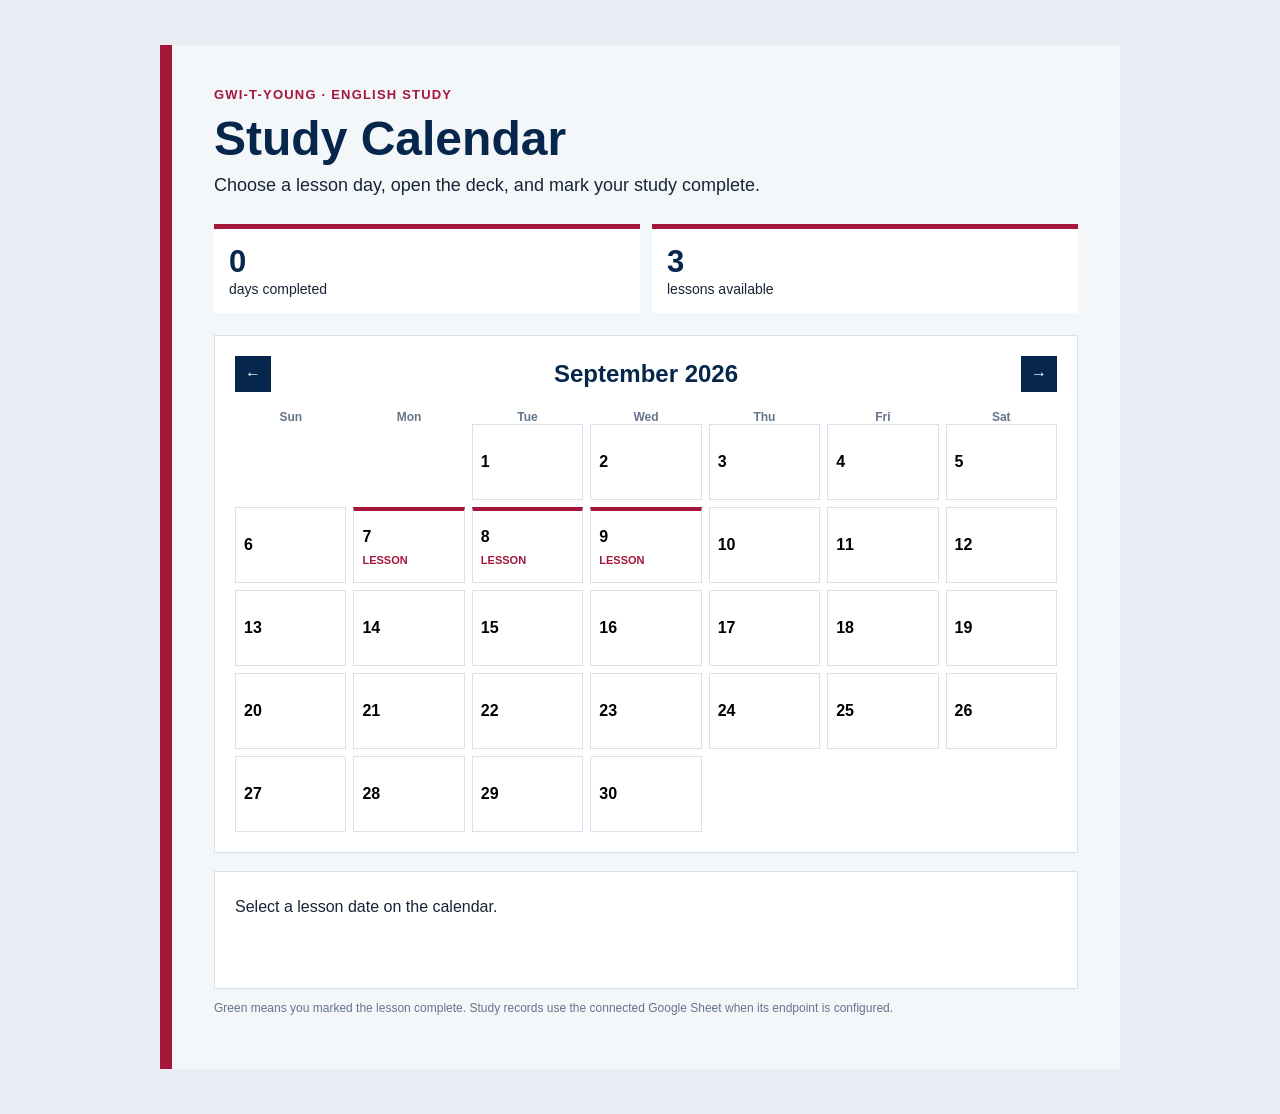
<file: site/index.html>
<!doctype html>
<html lang="en">
<head>
  <meta charset="utf-8">
  <meta name="viewport" content="width=device-width, initial-scale=1">
  <title>GWI-T-YOUNG Study Calendar</title>
  <link rel="stylesheet" href="styles.css">
</head>
<body>
  <main>
    <header>
      <p class="eyebrow">GWI-T-YOUNG · ENGLISH STUDY</p>
      <h1>Study Calendar</h1>
      <p class="intro">Choose a lesson day, open the deck, and mark your study complete.</p>
    </header>
    <section class="summary" aria-label="Monthly study summary">
      <div><strong id="doneCount">0</strong><span>days completed</span></div>
      <div><strong id="lessonCount">0</strong><span>lessons available</span></div>
    </section>
    <section class="calendar-panel">
      <div class="calendar-header"><button id="previous" aria-label="Previous month">←</button><h2 id="monthLabel"></h2><button id="next" aria-label="Next month">→</button></div>
      <div class="weekdays" aria-hidden="true"><span>Sun</span><span>Mon</span><span>Tue</span><span>Wed</span><span>Thu</span><span>Fri</span><span>Sat</span></div>
      <div class="calendar" id="calendar"></div>
    </section>
    <section class="lesson-panel" id="lessonPanel" aria-live="polite"><p>Select a lesson date on the calendar.</p></section>
    <p class="note">Green means you marked the lesson complete. Study records use the connected Google Sheet when its endpoint is configured.</p>
  </main>
  <script src="data/config.js"></script>
  <script src="data/lessons.js"></script>
  <script src="app.js"></script>
</body>
</html>
</file>
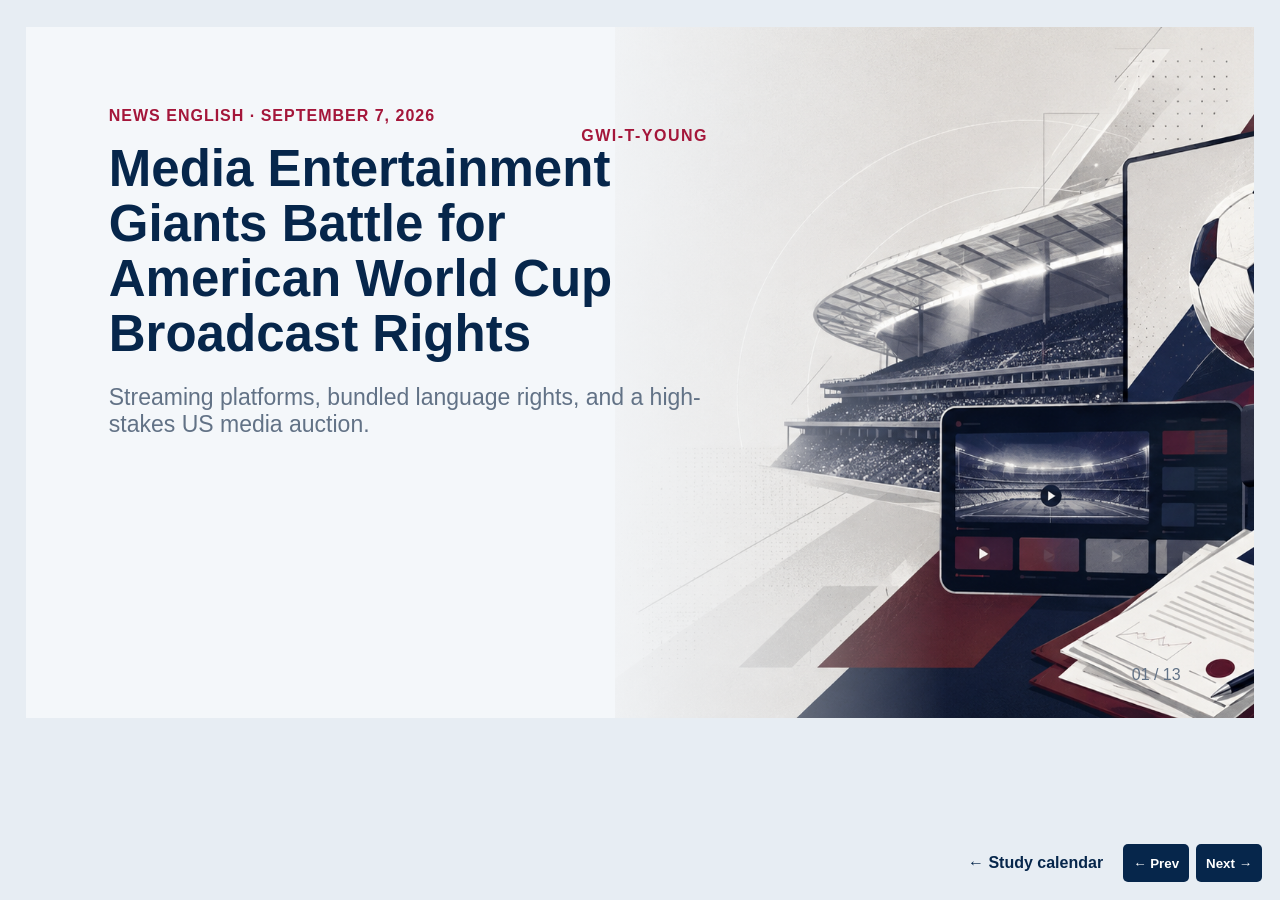
<file: site/lessons/2026-09-07/index.html>
<!doctype html><html lang="en"><head><meta charset="utf-8"><meta name="viewport" content="width=device-width,initial-scale=1"><title>World Cup Broadcast Rights</title><style>:root{--n:#06264b;--r:#a4163a;--p:#f4f7fa;--l:#d8e1eb;--m:#627286}*{box-sizing:border-box}body{margin:0;background:#e7edf3;font-family:Arial,sans-serif;color:#1b2938}.s{display:none;position:relative;width:min(96vw,1280px);aspect-ratio:16/9;margin:3vh auto;padding:5% 6.5%;background:var(--p);overflow:hidden}.s.on{display:block}.s:before{content:'';position:absolute;left:0;top:0;width:15px;height:100%;background:var(--r)}.brand{position:absolute;right:6%;top:6%;color:var(--r);font-weight:bold;letter-spacing:1.5px}.ey{color:var(--r);font-weight:bold;letter-spacing:1px}.t{color:var(--n);font-size:51px;line-height:1.08;margin:15px 0 22px;max-width:820px}.num{position:absolute;right:6%;bottom:5%;color:var(--m)}.cards{display:grid;gap:13px}.card{background:white;border:1px solid var(--l);border-left:7px solid var(--r);padding:16px 18px;font-size:21px;line-height:1.35}.card b{color:var(--n)}.split{display:grid;grid-template-columns:1.3fr .7fr;gap:32px}.pass{font:25px/1.45 Georgia,serif}.voc{background:white;border-top:6px solid var(--r);padding:18px}.voc h3{font-size:25px;color:var(--n);margin:0 0 8px}.voc dt{font-size:20px;font-weight:bold;margin-top:9px}.voc dd{margin:2px 0;font-size:17px}.v1{color:#b1183f;font-weight:bold}.v2{color:#176a75;font-weight:bold}.v3{color:#8a5312;font-weight:bold}.v4{color:#5b3b96;font-weight:bold}.listen{display:flex;gap:12px;align-items:center;background:white;border-left:6px solid var(--r);padding:9px 13px;color:var(--n);font-weight:bold}.listen audio{height:32px;flex:1}.gl{display:grid;grid-template-columns:1fr 1fr;gap:25px}.metric{background:white;border-top:5px solid var(--r);padding:15px}.metric b{display:block;font-size:32px;color:var(--n)}.metric span{font-size:16px}.art{width:52%;height:100%;position:absolute;right:0;top:0;object-fit:cover}.shade{position:absolute;inset:0;background:linear-gradient(90deg,var(--p) 0 43%,transparent 75%)}.copy{position:relative;z-index:1;max-width:60%}.info{width:100%;height:260px;background:white;border:1px solid var(--l)}.full{display:grid;grid-template-columns:repeat(3,1fr);gap:12px}.full article{background:white;border-top:5px solid var(--r);padding:12px;font:14px/1.38 Georgia,serif}.full h3{font:700 17px Arial;color:var(--n);margin:0 0 6px}.ctl{position:fixed;right:18px;bottom:18px;display:flex;gap:7px}.ctl button{background:var(--n);color:white;border:0;border-radius:5px;padding:10px;font-weight:bold}@media print{.s,.s.on{display:block;width:100%;height:100vh;aspect-ratio:auto;margin:0;page-break-after:always}.ctl{display:none}}</style></head><body>
<section class="s on"><img class="art" src="title-world-cup-rights.png"><div class="shade"></div><div class="copy"><div class="brand">GWI-T-YOUNG</div><p class="ey">NEWS ENGLISH · SEPTEMBER 7, 2026</p><h1 class="t">Media Entertainment Giants Battle for American World Cup Broadcast Rights</h1><p style="font-size:23px;color:var(--m)">Streaming platforms, bundled language rights, and a high-stakes US media auction.</p></div><div class="num">01 / 13</div></section>
<section class="s"><div class="brand">GWI-T-YOUNG</div><p class="ey">WARM-UP</p><h2 class="t">Discussion Questions</h2><div class="cards"><div class="card"><b>1.</b> Would you rather watch the World Cup on television or a streaming platform?</div><div class="card"><b>2.</b> Why would a media company spend billions on sports rights?</div><div class="card"><b>3.</b> Should English and Spanish broadcasts be sold together?</div></div><div class="num">02 / 13</div></section>
<section class="s"><div class="brand">GWI-T-YOUNG</div><p class="ey">OVERVIEW</p><h2 class="t">Why These Rights Matter</h2><div class="cards"><div class="card"><b>Competition:</b> Netflix, Disney, and YouTube are reported interested in challenging Fox.</div><div class="card"><b>Packaging:</b> FIFA is reported likely to combine English and Spanish US rights.</div><div class="card"><b>Value:</b> Executives are reportedly budgeting $1.5–2.0bn per tournament.</div></div><div class="num">03 / 13</div></section>
<section class="s"><div class="brand">GWI-T-YOUNG</div><p class="ey">PART 1 · READ</p><div class="listen">Listen from 1 second before Part 1 <span style="font-size:13px;color:#627286">Audio is available in the local study edition.</span></div><div class="split"><p class="pass">Several <span class="v1">premier</span> entertainment giants are actively preparing to <span class="v2">challenge</span> Fox for upcoming World Cup broadcasting rights in the American market. Major media enterprises like Netflix, Disney, and YouTube are showing immense interest in <span class="v3">securing</span> the next two tournaments. Preliminary discussions will officially <span class="v4">kick off</span> shortly, and the total value of these packages could comfortably top two billion dollars.</p><aside class="voc"><h3>Vocabulary</h3><dl><dt class="v1">premier</dt><dd>leading or most important</dd><dt class="v2">challenge</dt><dd>to compete against</dd><dt class="v3">secure</dt><dd>to obtain successfully</dd><dt class="v4">kick off</dt><dd>to begin</dd></dl></aside></div><div class="num">04 / 13</div></section>
<section class="s"><div class="brand">GWI-T-YOUNG</div><p class="ey">PART 1 · AT A GLANCE</p><h2 class="t">A New Group of Bidders</h2><div class="gl"><svg class="info" viewBox="0 0 500 260"><circle cx="105" cy="125" r="55" fill="#e9e3f5"/><text x="105" y="130" text-anchor="middle" fill="#06264b" font-size="19" font-weight="700">STREAMERS</text><path d="M170 125h130" stroke="#a4163a" stroke-width="7"/><path d="M285 108l24 17-24 17" fill="none" stroke="#a4163a" stroke-width="7"/><rect x="325" y="70" width="125" height="110" rx="12" fill="#e6f3ef"/><text x="387" y="116" text-anchor="middle" fill="#06264b" font-size="19" font-weight="700">US WORLD</text><text x="387" y="143" text-anchor="middle" fill="#06264b" font-size="19" font-weight="700">CUP RIGHTS</text></svg><div><div class="metric"><b>$1.5–2.0bn</b><span>reported budget range per tournament</span></div><div class="card" style="margin-top:12px;font-size:18px">The reported contenders include Netflix, Disney, and YouTube. No winner has been announced.</div></div></div><div class="num">05 / 13</div></section>
<section class="s"><div class="brand">GWI-T-YOUNG</div><p class="ey">PART 2 · READ</p><div class="listen">Listen from 1 second before Part 2 <span style="font-size:13px;color:#627286">Audio is available in the local study edition.</span></div><div class="split"><p class="pass">Football's governing body FIFA currently intends to <span class="v1">combine</span> the English and Spanish language rights into one single package. This strategic <span class="v2">consolidation</span> primarily aims to eliminate existing distribution tensions while heavily driving up <span class="v3">bids</span> from competing digital platforms. Consequently, traditional network rivals will likely <span class="v4">back out</span> of the intense competition due to these sky-rocketing acquisition costs.</p><aside class="voc"><h3>Vocabulary</h3><dl><dt class="v1">combine</dt><dd>to join together</dd><dt class="v2">consolidation</dt><dd>the act of making something one</dd><dt class="v3">bid</dt><dd>an offer to pay for something</dd><dt class="v4">back out</dt><dd>to decide not to participate</dd></dl></aside></div><div class="num">06 / 13</div></section>
<section class="s"><div class="brand">GWI-T-YOUNG</div><p class="ey">PART 2 · AT A GLANCE</p><h2 class="t">One Package, More Pressure</h2><div class="gl"><svg class="info" viewBox="0 0 500 260"><rect x="45" y="75" width="150" height="65" rx="10" fill="#e9e3f5"/><text x="120" y="115" text-anchor="middle" fill="#06264b" font-size="19" font-weight="700">ENGLISH</text><rect x="45" y="155" width="150" height="65" rx="10" fill="#fff0d7"/><text x="120" y="195" text-anchor="middle" fill="#06264b" font-size="19" font-weight="700">SPANISH</text><path d="M210 147h92" stroke="#a4163a" stroke-width="7"/><path d="M287 130l23 17-23 17" fill="none" stroke="#a4163a" stroke-width="7"/><rect x="325" y="103" width="135" height="88" rx="12" fill="#e6f3ef"/><text x="392" y="140" text-anchor="middle" fill="#06264b" font-size="18" font-weight="700">COMBINED</text><text x="392" y="165" text-anchor="middle" fill="#06264b" font-size="18" font-weight="700">PACKAGE</text></svg><div class="card" style="font-size:19px"><b>Reported rationale:</b> a combined package could simplify distribution and raise the cost of competing for both language audiences.</div></div><div class="num">07 / 13</div></section>
<section class="s"><div class="brand">GWI-T-YOUNG</div><p class="ey">PART 3 · READ</p><div class="listen">Listen from 1 second before Part 3 <span style="font-size:13px;color:#627286">Audio is available in the local study edition.</span></div><div class="split"><p class="pass">Prominent streaming services particularly view these highly <span class="v1">coveted</span> World Cup matches as a fantastic way to permanently <span class="v2">lock-in</span> subscribers. Although future tournaments will completely leave American time zones, current record-breaking viewership figures give sellers substantial financial <span class="v3">leverage</span> during negotiations. Therefore, corporate executives are already budgeting massive amounts to successfully <span class="v4">capitalize on</span> the sport's burgeoning popularity.</p><aside class="voc"><h3>Vocabulary</h3><dl><dt class="v1">coveted</dt><dd>very much wanted</dd><dt class="v2">lock in</dt><dd>to keep committed</dd><dt class="v3">leverage</dt><dd>an advantage in a negotiation</dd><dt class="v4">capitalize on</dt><dd>to benefit from an opportunity</dd></dl></aside></div><div class="num">08 / 13</div></section>
<section class="s"><div class="brand">GWI-T-YOUNG</div><p class="ey">PART 3 · AT A GLANCE</p><h2 class="t">Live Sport Can Retain Subscribers</h2><div class="gl"><svg class="info" viewBox="0 0 500 260"><circle cx="100" cy="130" r="55" fill="#e6f3ef"/><text x="100" y="136" text-anchor="middle" fill="#06264b" font-size="17" font-weight="700">WORLD CUP</text><path d="M165 130h85" stroke="#a4163a" stroke-width="7"/><path d="M235 113l24 17-24 17" fill="none" stroke="#a4163a" stroke-width="7"/><circle cx="325" cy="130" r="55" fill="#e9e3f5"/><text x="325" y="136" text-anchor="middle" fill="#06264b" font-size="17" font-weight="700">VIEWERS</text><path d="M390 130h42" stroke="#a4163a" stroke-width="7"/><circle cx="458" cy="130" r="34" fill="#fff0d7"/><text x="458" y="136" text-anchor="middle" fill="#06264b" font-size="13" font-weight="700">SUBS</text></svg><div class="card" style="font-size:19px"><b>Key idea:</b> platforms value live events because viewers may subscribe and stay engaged. This is a business rationale, not a guarantee.</div></div><div class="num">09 / 13</div></section>
<section class="s"><div class="brand">GWI-T-YOUNG</div><p class="ey">REVIEW</p><h2 class="t">Key Takeaways</h2><div class="cards"><div class="card">Streaming companies are reportedly preparing to challenge established broadcasters.</div><div class="card">Bundling language rights could make the auction more expensive.</div><div class="card">The reported $1.5–2.0bn figures are planning estimates, not completed deals.</div></div><div class="num">10 / 13</div></section>
<section class="s"><div class="brand">GWI-T-YOUNG</div><p class="ey">SPEAK & APPLY</p><h2 class="t">Use Today’s English</h2><div class="cards"><div class="card"><b>Summary:</b> Explain the bidding story using <em>bid</em>, <em>package</em>, and <em>leverage</em>.</div><div class="card"><b>Opinion:</b> Should a World Cup be exclusive to a streaming platform?</div><div class="card"><b>Personal connection:</b> Which live event would make you subscribe to a service?</div></div><div class="num">11 / 13</div></section>
<section class="s"><div class="brand">GWI-T-YOUNG</div><p class="ey">FULL LISTENING · READ TOGETHER</p><h2 class="t" style="font-size:42px">Listen to the Whole Lesson</h2><div class="listen">Broadcast title + Part 1–3 <span style="font-size:13px;color:#627286">Audio is available in the local study edition.</span></div><div class="full"><article><h3>Part 1</h3>Several premier entertainment giants are actively preparing to challenge Fox for upcoming World Cup broadcasting rights in the American market. Major media enterprises like Netflix, Disney, and YouTube are showing immense interest in securing the next two tournaments. Preliminary discussions will officially kick off shortly, and the total value of these packages could comfortably top two billion dollars.</article><article><h3>Part 2</h3>Football's governing body FIFA currently intends to combine the English and Spanish language rights into one single package. This strategic consolidation primarily aims to eliminate existing distribution tensions while heavily driving up bids from competing digital platforms. Consequently, traditional network rivals will likely back out of the intense competition due to these sky-rocketing acquisition costs.</article><article><h3>Part 3</h3>Prominent streaming services particularly view these highly coveted World Cup matches as a fantastic way to permanently lock-in subscribers. Although future tournaments will completely leave American time zones, current record-breaking viewership figures give sellers substantial financial leverage during negotiations. Therefore, corporate executives are already budgeting massive amounts to successfully capitalize on the sport's burgeoning popularity.</article></div><div class="num">12 / 13</div></section>
<section class="s"><div class="brand">GWI-T-YOUNG</div><p class="ey">SOURCES</p><h2 class="t">Evidence & Visual Sources</h2><div class="cards" style="font-size:15px"><div class="card">Lesson text: user-provided EBS MP3, independently transcribed.</div><div class="card"><a href="https://www.sportsmediawatch.com/2026/07/fifa-world-cup-media-rights-english-spanish-combined-package-2030-2034/">Sports Media Watch</a> — strong reporting match for package structure, bidders, and budget range.</div><div class="card"><a href="https://www.sportsbusinessjournal.com/Articles/2026/07/08/report-fifa-eyeing-combined-sale-of-world-cup-english-and-spanish-language-rights/">Sports Business Journal</a> — reported bidder interest and $1.5–2.0bn budget range.</div><div class="card"><a href="https://www.foxcorporation.com/news/corp-press-releases/2026/fox-sports-unveils-historic-fifa-world-cup-2026-broadcast-schedule/">FOX Corporation</a> — 2026 US English-language broadcast context.</div><div class="card">Title illustration created for this lesson; it does not depict a reported event.</div></div><div class="num">13 / 13</div><div style="margin-top:16px;padding:14px 16px;background:#e6f3ef;border-left:6px solid #20865f"><b>Finished today’s lesson?</b><br><button onclick="completeLesson('2026-09-07')" style="margin-top:8px;background:#20865f;color:white;border:0;padding:10px 13px;font-weight:bold;cursor:pointer">Mark lesson complete</button></div></section><div class="ctl"><a href="../../index.html" style="color:#06264b;font-weight:bold;text-decoration:none;padding:10px 13px">← Study calendar</a><button onclick="go(-1)">← Prev</button><button onclick="go(1)">Next →</button></div><script>const z=[...document.querySelectorAll('.s')];let i=0;function go(d){i=(i+d+z.length)%z.length;z.forEach((x,k)=>x.classList.toggle('on',k===i));scrollTo(0,0)}addEventListener('keydown',e=>{if(['ArrowRight',' ','PageDown'].includes(e.key)){e.preventDefault();go(1)}if(['ArrowLeft','PageUp'].includes(e.key)){e.preventDefault();go(-1)}})</script><script src="../lesson-finish.js"></script></body></html>
</file>
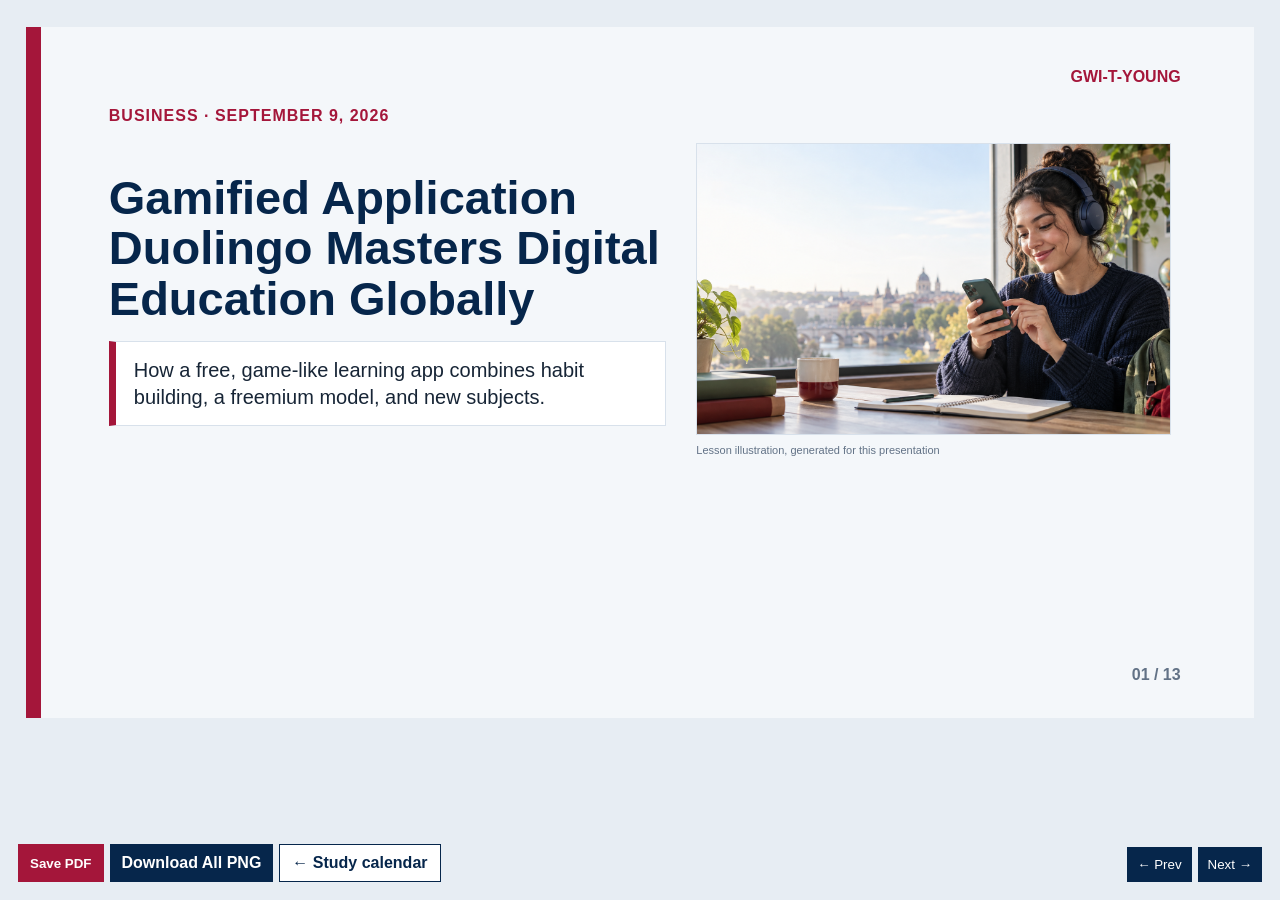
<file: site/lessons/2026-09-09/index.html>
<!doctype html><meta charset="utf-8"><meta name="viewport" content="width=device-width,initial-scale=1"><title>Duolingo Masters Digital Education</title><style>:root{--n:#06264b;--r:#a4163a;--p:#f4f7fa;--l:#d8e1eb;--mint:#e6f3ef;--gold:#fff0d7;--lav:#e9e3f5}*{box-sizing:border-box}body{margin:0;background:#e7edf3;font-family:Arial;color:#172536}.s{display:none;width:min(96vw,1280px);aspect-ratio:16/9;margin:3vh auto;padding:5% 6.5%;background:var(--p);position:relative;overflow:hidden}.s.on{display:block}.s:before{content:'';position:absolute;left:0;top:0;width:15px;height:100%;background:var(--r)}h1,h2{color:var(--n);font-size:49px;line-height:1.08;margin:15px 0}.ey{color:var(--r);font-weight:bold;letter-spacing:1px}.brand,.num{position:absolute;right:6%;color:var(--r);font-weight:bold}.brand{top:6%}.num{bottom:5%;color:#627286}.cards{display:grid;gap:13px}.card{background:white;border:1px solid var(--l);border-left:7px solid var(--r);padding:15px 18px;font-size:21px;line-height:1.34}.read{display:grid;grid-template-columns:1.3fr .7fr;gap:30px}.pass{font:25px/1.43 Georgia,serif}.voc{background:white;border-top:6px solid var(--r);padding:18px}.voc dt{font-weight:bold;font-size:20px;margin-top:10px}.voc dd{margin:2px 0;font-size:17px}.v1{color:#b1183f;font-weight:bold}.v2{color:#176a75;font-weight:bold}.v3{color:#8a5312;font-weight:bold}.v4{color:#5b3b96;font-weight:bold}.listen{display:flex;gap:12px;align-items:center;padding:10px 13px;background:white;border-left:6px solid var(--r);font-weight:bold;color:var(--n)}audio{height:32px;flex:1}.gl{display:grid;grid-template-columns:1fr 1fr;gap:24px}.metric{background:white;border-top:5px solid var(--r);padding:16px}.metric b{display:block;color:var(--n);font-size:33px}.full{display:grid;grid-template-columns:repeat(3,1fr);gap:12px}.full article{background:white;border-top:5px solid var(--r);padding:12px;font:14px/1.38 Georgia}.info{display:grid;grid-template-columns:1.18fr .82fr;gap:22px;align-items:stretch}.evidence{background:white;border:1px solid var(--l);padding:16px 18px}.stamp{display:inline-block;background:var(--r);color:white;font-size:12px;font-weight:bold;letter-spacing:.8px;padding:5px 9px;margin-bottom:10px}.stats{display:grid;grid-template-columns:repeat(3,1fr);gap:8px}.stat{padding:10px 9px;border-top:4px solid var(--r);background:#f8fafc}.stat b{display:block;color:var(--n);font-size:28px;line-height:1}.stat span{display:block;margin-top:5px;font-size:12px;line-height:1.2;font-weight:bold}.flow{display:grid;grid-template-columns:repeat(4,1fr);margin-top:13px;border-top:1px solid var(--l);padding-top:13px}.flow div{min-height:73px;padding:8px 9px;border-left:1px solid var(--l);font-size:13px;line-height:1.25}.flow div:first-child{border-left:0}.flow strong{display:block;color:var(--r);font-size:14px;margin-bottom:4px}.side{display:grid;gap:10px}.fact{background:white;border-left:6px solid var(--r);padding:12px 14px;font-size:15px;line-height:1.28}.fact b{color:var(--n);font-size:22px}.source{font-size:11px;color:#627286;margin-top:8px;line-height:1.2}.tiers{display:grid;grid-template-columns:1fr 1fr;gap:10px;margin-top:12px}.tier{padding:12px;border:1px solid var(--l);background:#f8fafc;font-size:14px;line-height:1.3}.tier b{display:block;color:var(--n);font-size:18px;margin-bottom:3px}.timeline{display:grid;grid-template-columns:repeat(3,1fr);gap:10px;margin-top:10px}.year{padding:12px 10px 8px;border-top:5px solid var(--r);background:#f8fafc;min-height:106px}.year b{display:block;color:var(--r);font-size:20px}.year strong{display:block;color:var(--n);font-size:16px;margin:5px 0}.year span{font-size:12px;line-height:1.2}.ctl{position:fixed;right:18px;bottom:18px}.ctl button{background:var(--n);color:white;border:0;padding:10px;margin-left:6px}@media print{.s,.s.on{display:block;width:100%;height:100vh;aspect-ratio:auto;margin:0;page-break-after:always}.ctl{display:none}}</style><body>
<section class="s on"><div class="brand">GWI-T-YOUNG</div><p class="ey">BUSINESS · SEPTEMBER 9, 2026</p><div style="display:grid;grid-template-columns:1.08fr .92fr;gap:30px;align-items:center;margin-top:18px"><div><h1 style="font-size:47px;margin:0 0 16px">Gamified Application Duolingo Masters Digital Education Globally</h1><div class="card" style="font-size:20px">How a free, game-like learning app combines habit building, a freemium model, and new subjects.</div></div><div><img src="title-duolingo-learning-illustration.png" alt="Illustrative scene of mobile language learning" style="height:292px;width:100%;object-fit:cover;border:1px solid var(--l)"><div style="font-size:11px;color:#627286;margin-top:5px">Lesson illustration, generated for this presentation</div></div></div><div class="num">01 / 13</div><div id="exportControls" style="position:fixed;left:18px;bottom:18px;z-index:10;display:flex;gap:6px"><button onclick="savePdf()" style="background:#a4163a;color:white;border:0;padding:10px 12px;font-weight:bold;cursor:pointer">Save PDF</button><a href="GWI-T-YOUNG_2026-09-09_PNG.zip" download style="background:#06264b;color:white;border:0;padding:10px 12px;font-weight:bold;cursor:pointer;text-decoration:none">Download All PNG</a><a href="../../index.html" style="background:white;color:#06264b;border:1px solid #06264b;padding:9px 12px;font-weight:bold;cursor:pointer;text-decoration:none">← Study calendar</a></div><style>@media print{#exportControls{display:none!important}}</style><script>function savePdf(){window.print()}async function dataUrl(blob){return new Promise((resolve,reject)=>{const reader=new FileReader();reader.onload=()=>resolve(reader.result);reader.onerror=reject;reader.readAsDataURL(blob)})}async function downloadPng(){const slide=document.querySelector('.s.on');if(!slide)return;const clone=slide.cloneNode(true);clone.style.cssText='display:block;width:1280px;height:720px;aspect-ratio:auto;margin:0;padding:5% 6.5%;overflow:hidden;position:relative;background:#f4f7fa';clone.querySelectorAll('audio').forEach(audio=>{const note=document.createElement('div');note.textContent='Audio available in the lesson deck';note.style.cssText='font:14px Arial;color:#06264b;padding:8px;background:white;border-left:5px solid #a4163a';audio.parentElement.replaceChild(note,audio)});for(const picture of clone.querySelectorAll('img')){try{const response=await fetch(picture.src);if(!response.ok)throw new Error('image');picture.src=await dataUrl(await response.blob())}catch(error){picture.remove()}}const css=document.querySelector('style').textContent;const markup='<div xmlns="http://www.w3.org/1999/xhtml" style="width:1280px;height:720px;overflow:hidden"><style>'+css+'</style>'+clone.outerHTML+'</div>';const svg='<svg xmlns="http://www.w3.org/2000/svg" width="1600" height="900" viewBox="0 0 1280 720"><foreignObject width="1280" height="720">'+markup+'</foreignObject></svg>';const url=URL.createObjectURL(new Blob([svg],{type:'image/svg+xml;charset=utf-8'}));const image=new Image();image.onload=()=>{const canvas=document.createElement('canvas');canvas.width=1600;canvas.height=900;canvas.getContext('2d').drawImage(image,0,0,1600,900);URL.revokeObjectURL(url);const link=document.createElement('a');link.download='GWI-T-YOUNG-slide-'+String([...document.querySelectorAll('.s')].indexOf(slide)+1).padStart(2,'0')+'.png';link.href=canvas.toDataURL('image/png');link.click()};image.onerror=()=>{URL.revokeObjectURL(url);alert('PNG export was blocked by this browser. Use Save PDF instead.')};image.src=url}document.body.appendChild(document.getElementById('exportControls'))</script></section>
<section class="s"><div class="brand">GWI-T-YOUNG</div><p class="ey">WARM-UP</p><h2>Discussion Questions</h2><div class="cards"><div class="card">Why do streaks, points, and reminders keep people learning?</div><div class="card">Can a free app become a sustainable business?</div><div class="card">Would you study math or music in a language-learning app?</div></div><div class="num">02 / 13</div></section>
<section class="s"><div class="brand">GWI-T-YOUNG</div><p class="ey">OVERVIEW</p><h2>Learning Through Play</h2><div class="cards"><div class="card">Gamified micro-lessons encourage frequent practice.</div><div class="card">Most learners can access core services free of charge.</div><div class="card">Subscriptions and AI features support revenue and expansion.</div></div><div class="num">03 / 13</div></section>
<section class="s"><div class="brand">GWI-T-YOUNG</div><p class="ey">PART 1 · READ</p><div class="listen">Listen from 1 second before Part 1 <span style="font-size:13px;color:#627286">Audio is available in the local study edition.</span></div><div class="read"><p class="pass">The popular educational smartphone app Duolingo successfully establishes <span class="v1">unparalleled</span> user loyalty through <span class="v2">gamified</span> micro lessons. Founded by visionaries Luis von Ahn and Severin Hacker, this platform <span class="v3">caters to</span> millions. The app uses its famous green owl mascot to send playful reminders that keep users practicing every day. Consequently, the company has witnessed an <span style="color:#7a4a1a;font-weight:bold">astronomical</span> <span class="v4">surge</span> in market valuation over recent years.</p><dl class="voc"><dt class="v1">unparalleled</dt><dd>without an equal</dd><dt class="v2">gamified</dt><dd>made more game-like</dd><dt class="v3">cater to</dt><dd>provide what a group needs</dd><dt style="color:#7a4a1a;font-weight:bold">astronomical</dt><dd>extremely large</dd><dt class="v4">surge</dt><dd>a sudden strong increase</dd></dl></div><div class="num">04 / 13</div></section>
<section class="s"><div class="brand">GWI-T-YOUNG</div><p class="ey">PART 1 · AT A GLANCE</p><h2>Habit Building at Global Scale</h2><div class="info"><div class="evidence"><span class="stamp">OFFICIAL FIGURES · Q4 2025</span><div class="stats"><div class="stat"><b>52.7M</b><span>daily active users</span></div><div class="stat"><b>133.1M</b><span>monthly active users</span></div><div class="stat"><b>12.2M</b><span>paid subscribers</span></div></div><div class="flow"><div><strong>Micro lessons</strong>Short practice lowers the barrier to start.</div><div><strong>Daily return</strong>Motivation features encourage another session.</div><div><strong>More learning data</strong>Scale gives the product more feedback on engagement and efficacy.</div><div><strong>Organic growth</strong>Better learning supports word of mouth and future conversion.</div></div><p class="source">Duolingo describes this sequence as the reason its free model can create a flywheel of scale, learning, and growth.</p></div><div class="side"><div class="fact"><b>10×</b><br>DAU growth since 2019, according to Duolingo.</div><div class="fact"><b>~2 billion</b><br>people learn languages worldwide. English learners make up 80% of that group but 46% of Duolingo DAUs.</div><div class="fact">The article's green-owl reminders fit the product goal: make learners want to return every day.</div></div></div><div class="num">05 / 13</div></section>
<section class="s"><div class="brand">GWI-T-YOUNG</div><p class="ey">PART 2 · READ</p><div class="listen">Listen from 1 second before Part 2 <span style="font-size:13px;color:#627286">Audio is available in the local study edition.</span></div><div class="read"><p class="pass">The company <span style="color:#7a4a1a;font-weight:bold">fiercely champions</span> <span class="v1">open door</span> learning by keeping its primary services completely free. This <span style="color:#7a4a1a;font-weight:bold">strategic</span> approach provides vital resources for low income populations and global migrants. Furthermore, the business relies heavily on organic <span class="v2">word-of-mouth</span> marketing to <span class="v3">scale</span>. While a modest segment utilizes premium subscriptions, this minority accounts for corporate <span class="v4">revenue</span>.</p><dl class="voc"><dt style="color:#7a4a1a;font-weight:bold">fiercely champion</dt><dd>strongly support</dd><dt class="v1">open door</dt><dd>easy to access</dd><dt style="color:#7a4a1a;font-weight:bold">strategic</dt><dd>planned to achieve a goal</dd><dt class="v2">word-of-mouth</dt><dd>recommendation by people</dd><dt class="v3">scale</dt><dd>grow in size</dd><dt class="v4">revenue</dt><dd>money a company earns</dd></dl></div><div class="num">06 / 13</div></section>
<section class="s"><div class="brand">GWI-T-YOUNG</div><p class="ey">PART 2 · AT A GLANCE</p><h2>How Free Access Supports the Business</h2><div class="info"><div class="evidence"><span class="stamp">FREEMIUM MODEL</span><div class="flow"><div><strong>Free learning</strong>Keeping the main product open reduces the entry barrier.</div><div><strong>More learners</strong>Scale creates more data to improve engagement and learning efficacy.</div><div><strong>Word of mouth</strong>Product quality drives organic user growth.</div><div><strong>Paid value</strong>Some learners choose subscriptions with additional benefits.</div></div><div class="tiers"><div class="tier"><b>Super Duolingo</b>Removes ads and gives learners unlimited hearts.</div><div class="tier"><b>Duolingo Max</b>Adds AI features including Video Call, Explain My Answer, and Roleplay.</div></div><p class="source">Duolingo says the free product stays central while subscription features supply additional value.</p></div><div class="side"><div class="fact"><b>12.2M</b><br>paid subscribers at Q4 2025.</div><div class="fact"><b>9.2%</b><br>subscriber penetration at Q4 2025, up from 5% at the 2021 IPO.</div><div class="fact">The article's “modest segment” means paid users are a minority, not that the free audience lacks value.</div></div></div><div class="num">07 / 13</div></section>
<section class="s"><div class="brand">GWI-T-YOUNG</div><p class="ey">PART 3 · READ</p><div class="listen">Listen from 1 second before Part 3 <span style="font-size:13px;color:#627286">Audio is available in the local study edition.</span></div><div class="read"><p class="pass"><span style="color:#7a4a1a;font-weight:bold">Expanding</span> beyond basic language courses, the digital system now <span class="v1">introduces</span> math and music features. Users actively practice <span style="color:#7a4a1a;font-weight:bold">conversational</span> skills with artificial intelligence <span style="color:#7a4a1a;font-weight:bold">avatars</span>, <span class="v2">conquering</span> speaking anxieties. Additionally, company leadership utilizes <span class="v3">diverse</span> international teams to <span class="v4">navigate</span> growth. By transforming study into playful entertainment, the brand maintains its dominant market share.</p><dl class="voc"><dt style="color:#7a4a1a;font-weight:bold">expand</dt><dd>grow or become larger</dd><dt class="v1">introduce</dt><dd>bring in for the first time</dd><dt style="color:#7a4a1a;font-weight:bold">conversational</dt><dd>used for speaking with people</dd><dt style="color:#7a4a1a;font-weight:bold">avatar</dt><dd>a character that represents a user</dd><dt class="v2">conquer</dt><dd>overcome</dd><dt class="v3">diverse</dt><dd>including many types</dd><dt class="v4">navigate</dt><dd>manage a difficult situation</dd></dl></div><div class="num">08 / 13</div></section>
<section class="s"><div class="brand">GWI-T-YOUNG</div><p class="ey">PART 3 · AT A GLANCE</p><h2>Beyond Language Learning</h2><div class="info"><div class="evidence"><span class="stamp">PRODUCT EXPANSION</span><div class="timeline"><div class="year"><b>2023</b><strong>Math & Music</strong><span>Duolingo launched both subjects in the app, applying its established teaching approach beyond languages.</span></div><div class="year"><b>2025</b><strong>Chess</strong><span>The course expanded the subject range again, alongside the ongoing Math and Music work.</span></div><div class="year"><b>2026</b><strong>AI at scale</strong><span>20,500 language skills published in Q1. Video Call lets learners practise live conversation with Lily.</span></div></div><div class="flow"><div><strong>Language foundation</strong>Courses provide the proven learning model.</div><div><strong>New subjects</strong>Math, Music, and Chess extend the curriculum.</div><div><strong>AI practice</strong>Video Call lowers the need for a human conversation partner.</div><div><strong>Real-world progress</strong>Nine popular courses now reach B2, an independent-user level.</div></div><p class="source">Dates, AI features, and B2 expansion come from Duolingo's Company Strategy Overview.</p></div><div class="side"><div class="fact"><b>9 courses</b><br>reached B2 in 2026, including English, Spanish, French, German, Italian, Portuguese, Japanese, Korean, and Chinese.</div><div class="fact"><b>0–129</b><br>Duolingo Score range, from beginner to job-ready fluency.</div><div class="fact">The article's “conquering speaking anxieties” connects directly to AI conversation practice with Lily.</div></div></div><div class="num">09 / 13</div></section>
<section class="s"><div class="brand">GWI-T-YOUNG</div><p class="ey">REVIEW</p><h2>Key Takeaways</h2><div class="cards"><div class="card">Gamification can turn a short lesson into a repeatable habit.</div><div class="card">A freemium model can balance broad access and paid options.</div><div class="card">Expansion into Math, Music, and AI changes the product's scope.</div></div><div class="num">10 / 13</div></section>
<section class="s"><div class="brand">GWI-T-YOUNG</div><p class="ey">SPEAK & APPLY</p><h2>Use Today’s English</h2><div class="cards"><div class="card">Summarize Duolingo using <em>gamified</em>, <em>revenue</em>, and <em>scale</em>.</div><div class="card">Would gamification help you study every day? Why?</div><div class="card">What is one learning habit you would like to build?</div></div><div class="num">11 / 13</div></section>
<section class="s"><div class="brand">GWI-T-YOUNG</div><p class="ey">FULL LISTENING · READ TOGETHER</p><h2 style="font-size:40px;color:var(--n)">Listen to the Whole Lesson</h2><div class="listen">Broadcast title + Part 1–3 <span style="font-size:13px;color:#627286">Audio is available in the local study edition.</span></div><div class="full"><article><b>Part 1</b><br>The popular educational smartphone app Duolingo successfully establishes unparalleled user loyalty through gamified micro lessons. Founded by visionaries Luis von Ahn and Severin Hacker, this platform caters to millions. The app uses its famous green owl mascot to send playful reminders that keep users practicing every day. Consequently, the company has witnessed an astronomical surge in market valuation over recent years.</article><article><b>Part 2</b><br>The company fiercely champions open door learning by keeping its primary services completely free. This strategic approach provides vital resources for low income populations and global migrants. Furthermore, the business relies heavily on organic word-of-mouth marketing to scale. While a modest segment utilizes premium subscriptions, this minority accounts for corporate revenue.</article><article><b>Part 3</b><br>Expanding beyond basic language courses, the digital system now introduces math and music features. Users actively practice conversational skills with artificial intelligence avatars, conquering speaking anxieties. Additionally, company leadership utilizes distinct corporate strategies and diverse international teams to navigate growth. By transforming study into playful entertainment, the brand maintains its dominant market share.</article></div><div class="num">12 / 13</div></section>
<section class="s"><div class="brand">GWI-T-YOUNG</div><p class="ey">SOURCES</p><h2>Evidence & Sources</h2><div class="cards"><div class="card">Lesson text: user-provided EBS MP3, independently transcribed.</div><div class="card"><a href="https://duolingo.gcs-web.com/company-strategy-overview-0">Duolingo Company Strategy Overview</a> — Q4 2025 user, subscriber, product, and AI-feature figures.</div><div class="card"><a href="https://investors.duolingo.com/management/luis-von-ahn">Duolingo Investor Relations</a> — founding context for Luis von Ahn and Severin Hacker.</div></div><div class="num">13 / 13</div><div style="margin-top:16px;padding:14px 16px;background:#e6f3ef;border-left:6px solid #20865f"><b>Finished today’s lesson?</b><br><button onclick="completeLesson('2026-09-09')" style="margin-top:8px;background:#20865f;color:white;border:0;padding:10px 13px;font-weight:bold;cursor:pointer">Mark lesson complete</button></div></section><div class="ctl"><button onclick="go(-1)">← Prev</button><button onclick="go(1)">Next →</button></div><script>let q=[...document.querySelectorAll('.s')],i=0;function go(d){i=(i+d+q.length)%q.length;q.forEach((x,k)=>x.classList.toggle('on',k==i));scrollTo(0,0)}addEventListener('keydown',e=>{if(['ArrowRight',' ','PageDown'].includes(e.key)){e.preventDefault();go(1)}if(['ArrowLeft','PageUp'].includes(e.key)){e.preventDefault();go(-1)}})</script><script src="../lesson-finish.js"></script></body>
</file>
<file: site/styles.css>
:root{--navy:#06264b;--red:#a4163a;--paper:#f4f7fa;--line:#d8e1eb;--green:#20865f}*{box-sizing:border-box}body{margin:0;background:#e7edf3;color:#172536;font-family:Arial,sans-serif}main{width:min(960px,94vw);margin:5vh auto;padding:42px;background:var(--paper);border-left:12px solid var(--red)}.eyebrow{margin:0;color:var(--red);font-size:13px;font-weight:bold;letter-spacing:1.2px}h1{margin:9px 0;font-size:48px;color:var(--navy)}.intro{margin:0 0 28px;font-size:18px}.summary{display:grid;grid-template-columns:repeat(2,1fr);gap:12px;margin:22px 0}.summary div{background:#fff;border-top:5px solid var(--red);padding:15px}.summary strong{display:block;font-size:31px;color:var(--navy)}.summary span{font-size:14px}.calendar-panel,.lesson-panel{background:#fff;border:1px solid var(--line);padding:20px}.calendar-header{display:flex;align-items:center;justify-content:space-between}.calendar-header h2{margin:0;color:var(--navy)}button{font:inherit}.calendar-header button{border:0;background:var(--navy);color:#fff;width:36px;height:36px;cursor:pointer}.weekdays,.calendar{display:grid;grid-template-columns:repeat(7,1fr);gap:7px}.weekdays{margin-top:18px;color:#64748b;font-size:12px;font-weight:bold;text-align:center}.day{min-height:76px;border:1px solid var(--line);padding:8px;background:#fff;text-align:left;cursor:default}.day.lesson{cursor:pointer;border-top:4px solid var(--red)}.day.lesson:hover{background:#fff4f6}.day.completed{background:#dff3e9;border-color:var(--green);border-top-color:var(--green)}.day .date{display:block;font-weight:bold}.day .available{display:block;margin-top:8px;color:var(--red);font-size:11px;font-weight:bold}.day .check{display:block;margin-top:5px;color:var(--green);font-size:11px;font-weight:bold}.blank{border:0;background:transparent}.lesson-panel{margin-top:18px;min-height:118px}.lesson-panel h3{margin:0 0 8px;color:var(--navy)}.lesson-panel p{margin:6px 0}.lesson-panel a,.complete{display:inline-block;margin:12px 8px 0 0;padding:10px 12px;background:var(--navy);color:#fff;text-decoration:none;border:0;cursor:pointer}.complete{background:var(--green)}.note{font-size:12px;color:#64748b}@media(max-width:600px){main{margin:0;width:100%;min-height:100vh;padding:28px 20px}h1{font-size:37px}.day{min-height:57px;padding:5px}.day .available{font-size:9px}}
</file>
